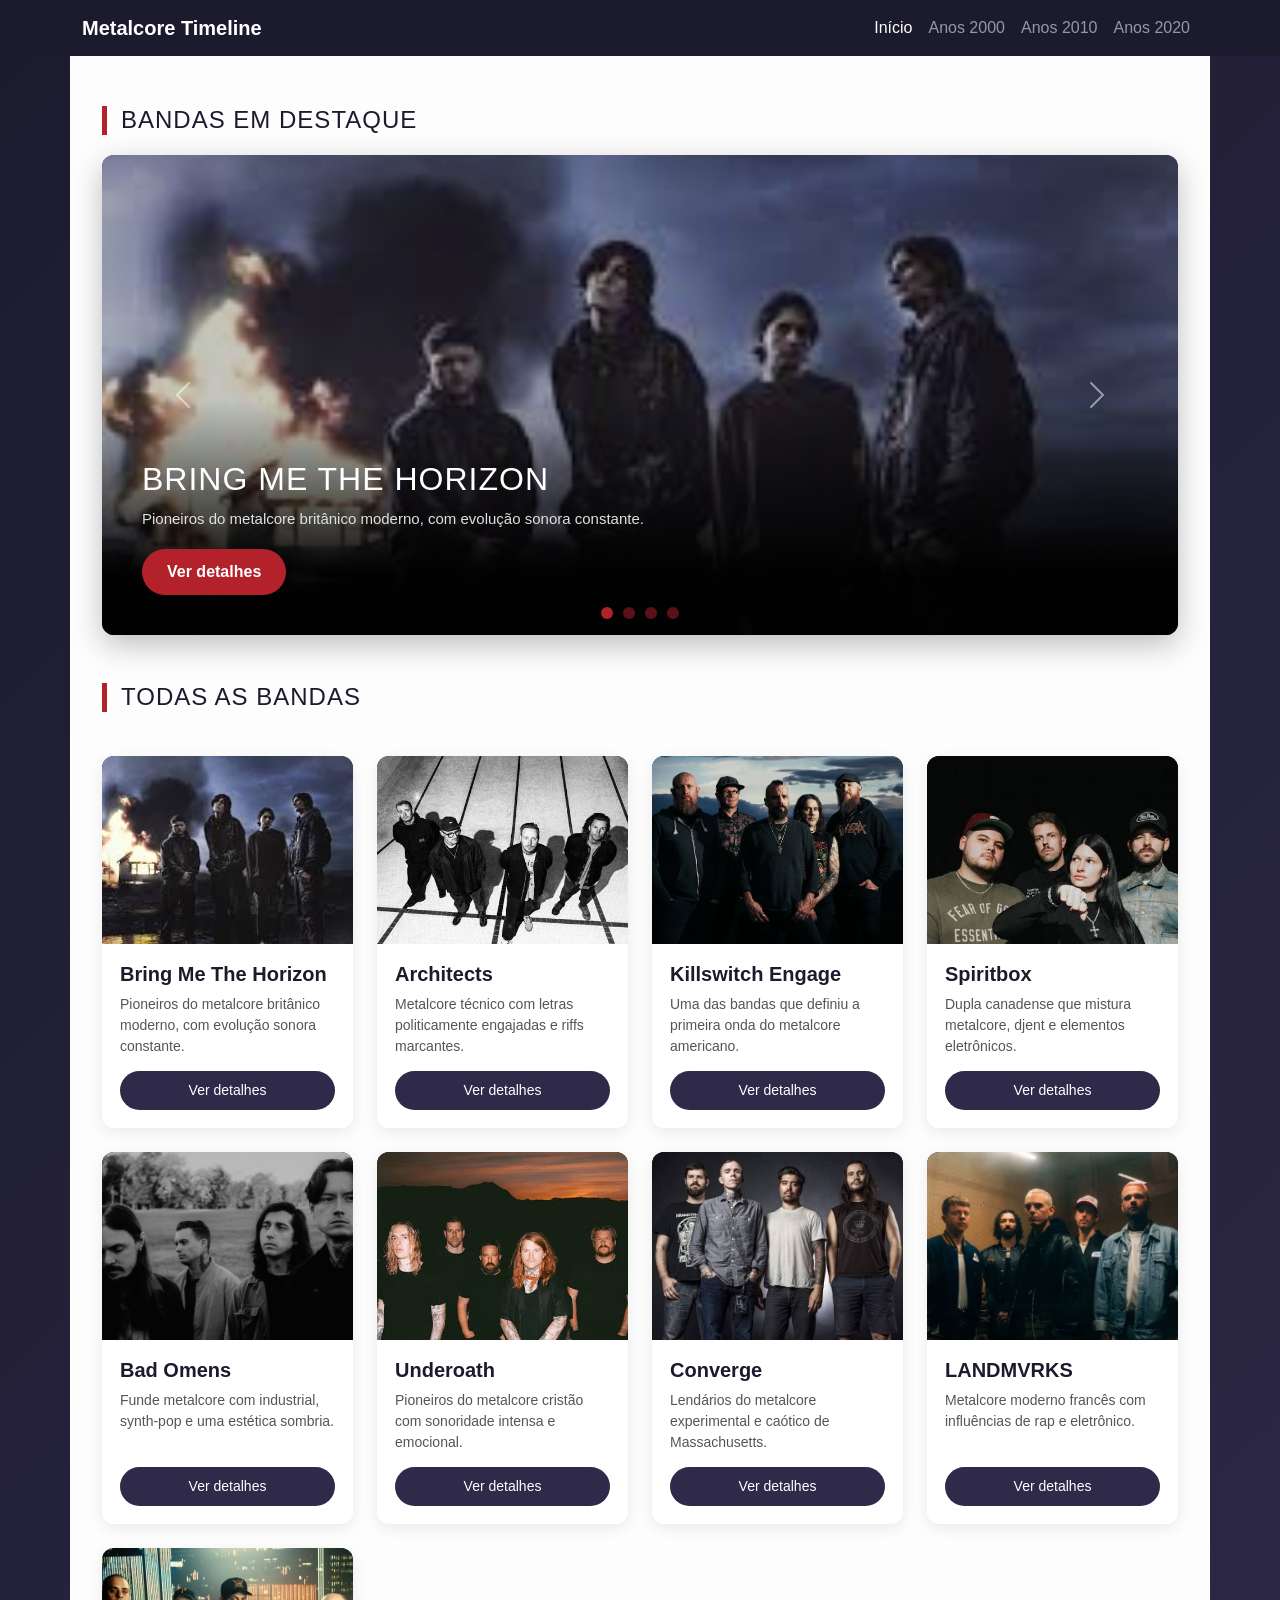
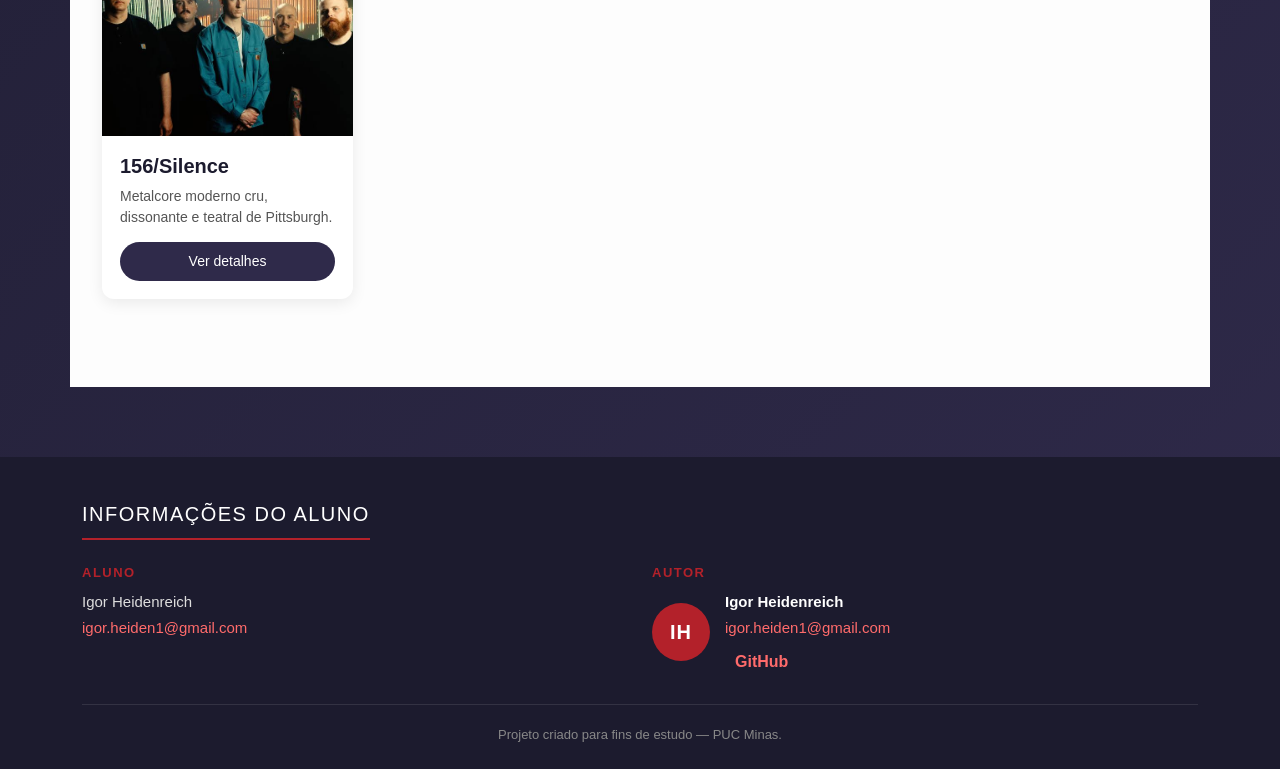
<file: public/index.html>
<!DOCTYPE html>
<html lang="pt-br">
<head>
  <meta charset="UTF-8">
  <meta name="viewport" content="width=device-width, initial-scale=1.0">
  <title>Metalcore Timeline — Bandas</title>

  <meta property="og:title" content="Metalcore Timeline">
  <meta property="og:description" content="As bandas que marcaram a história do metalcore.">
  <meta property="og:type" content="website">
  <meta property="og:image" content="mitch.png">

  <link href="https://cdn.jsdelivr.net/npm/bootstrap@5.3.3/dist/css/bootstrap.min.css" rel="stylesheet">
  <link rel="stylesheet" href="style.css">
</head>
<body>

  <header>
    <nav class="navbar navbar-expand-md navbar-dark navbar-metalcore sticky-top">
      <div class="container">
        <a class="navbar-brand logo" href="index.html">Metalcore Timeline</a>

        <button class="navbar-toggler" type="button" data-bs-toggle="collapse" data-bs-target="#navMenu"
                aria-controls="navMenu" aria-expanded="false" aria-label="Alternar navegação">
          <span class="navbar-toggler-icon"></span>
        </button>

        <div class="collapse navbar-collapse" id="navMenu">
          <ul class="navbar-nav ms-auto">
            <li class="nav-item"><a class="nav-link active" href="index.html">Início</a></li>
            <li class="nav-item"><a class="nav-link" href="anos-2000.html">Anos 2000</a></li>
            <li class="nav-item"><a class="nav-link" href="anos-2010.html">Anos 2010</a></li>
            <li class="nav-item"><a class="nav-link" href="anos-2020.html">Anos 2020</a></li>
          </ul>
        </div>
      </div>
    </nav>
  </header>

  <main class="conteudo-principal">
    <div class="container">

      <section id="destaques" class="secao-destaques mb-5">
        <h2 class="secao-titulo">Bandas em Destaque</h2>

        <div id="sliderDestaques" class="carousel slide" data-bs-ride="carousel">
          <div class="carousel-indicators"></div>
          <div class="carousel-inner"></div>

          <button class="carousel-control-prev" type="button" data-bs-target="#sliderDestaques" data-bs-slide="prev">
            <span class="carousel-control-prev-icon" aria-hidden="true"></span>
            <span class="visually-hidden">Anterior</span>
          </button>
          <button class="carousel-control-next" type="button" data-bs-target="#sliderDestaques" data-bs-slide="next">
            <span class="carousel-control-next-icon" aria-hidden="true"></span>
            <span class="visually-hidden">Próximo</span>
          </button>
        </div>
      </section>

      <section id="bandas" class="secao-bandas mb-5">
        <h2 class="secao-titulo">Todas as Bandas</h2>
        <div class="row g-4 mt-1" id="listaBandas"></div>
      </section>

    </div>
  </main>

  <footer class="rodape" id="contato">
    <div class="container">
      <h3 class="rodape-titulo">Informações do Aluno</h3>
      <div class="row g-4">

        <div class="col-12 col-md-6 rodape-aluno">
          <h4>Aluno</h4>
          <p>Igor Heidenreich</p>
          <p><a href="mailto:igor.heiden1@gmail.com">igor.heiden1@gmail.com</a></p>
        </div>

        <div class="col-12 col-md-6 rodape-autor">
          <h4>Autor</h4>
          <div class="autor-info">
            <div class="autor-avatar" aria-hidden="true">IH</div>
            <div>
              <p class="autor-nome">Igor Heidenreich</p>
              <p class="autor-email"><a href="mailto:igor.heiden1@gmail.com">igor.heiden1@gmail.com</a></p>
              <div class="rodape-links">
                <a href="https://github.com/IgorHeidenreich" target="_blank" rel="noopener">GitHub</a>
              </div>
            </div>
          </div>
        </div>

      </div>
      <p class="rodape-creditos">Projeto criado para fins de estudo — PUC Minas.</p>
    </div>
  </footer>

  <script src="https://cdn.jsdelivr.net/npm/bootstrap@5.3.3/dist/js/bootstrap.bundle.min.js"></script>
  <script src="app.js"></script>
</body>
</html>
</file>
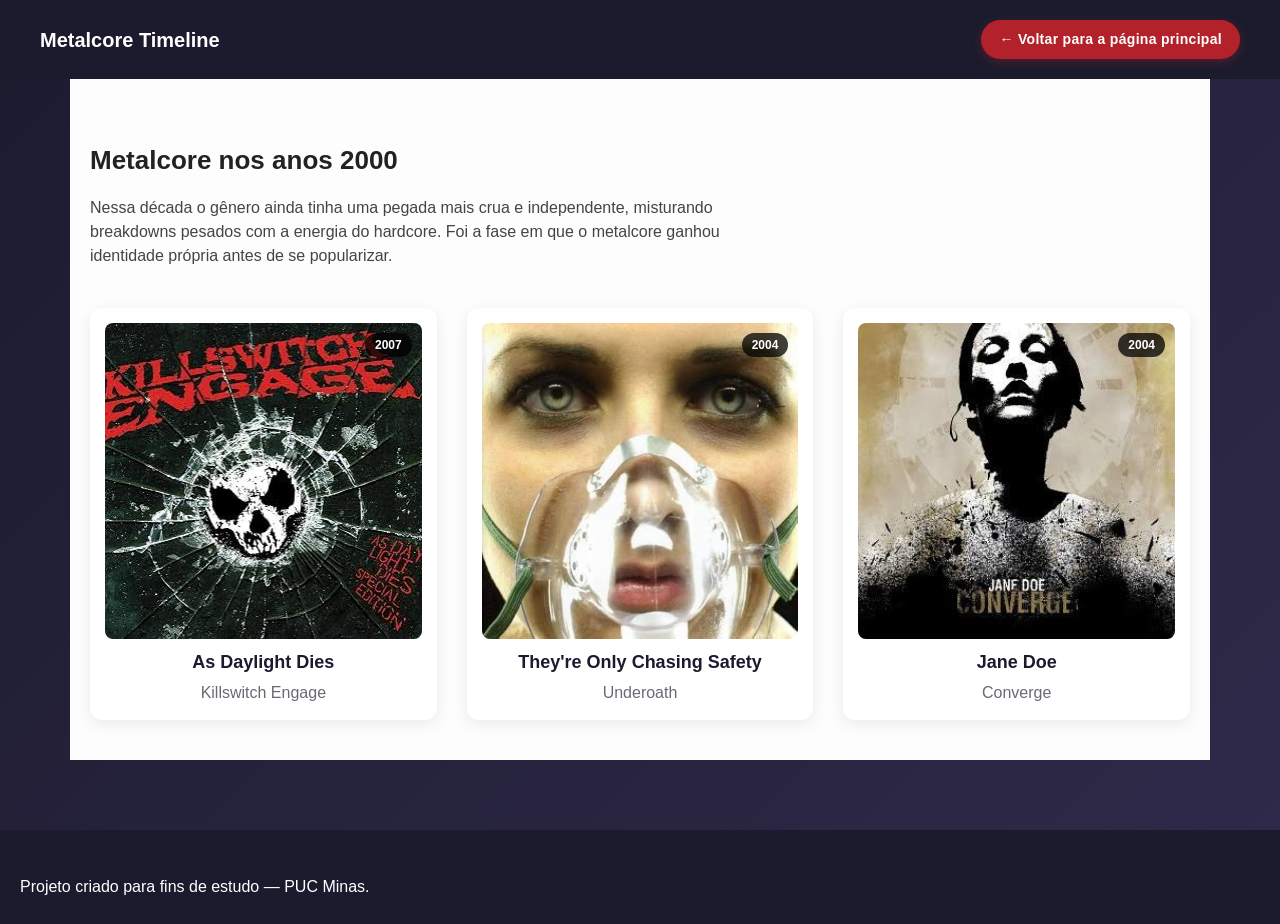
<file: public/anos-2000.html>
<!DOCTYPE html>
<html lang="pt-br">
<head>
  <meta charset="UTF-8">
  <meta name="viewport" content="width=device-width, initial-scale=1.0">
  <title>Anos 2000 — Metalcore Timeline</title>
  <link rel="stylesheet" href="style.css">
</head>
<body>

  <header class="cabecalho">
    <p class="logo">Metalcore Timeline</p>
    <a href="index.html" class="botao-voltar" aria-label="Voltar para a página principal">← Voltar para a página principal</a>
  </header>

  <main class="conteudo-principal">

    <section class="intro-era">
      <h1>Metalcore nos anos 2000</h1>
      <p>Nessa década o gênero ainda tinha uma pegada mais crua e independente, misturando breakdowns pesados com a energia do hardcore. Foi a fase em que o metalcore ganhou identidade própria antes de se popularizar.</p>
    </section>

    <section class="secao-albuns">

      <article class="album-card">
        <img class="capa" src="as-daylight-dies.png" alt="Capa do álbum As Daylight Dies">
        <span class="selo-ano">2007</span>
        <h3>As Daylight Dies</h3>
        <p>Killswitch Engage</p>
      </article>

      <article class="album-card">
        <img class="capa" src="under.png" alt="Capa do álbum They're Only Chasing Safety">
        <span class="selo-ano">2004</span>
        <h3>They're Only Chasing Safety</h3>
        <p>Underoath</p>
      </article>

      <article class="album-card">
        <img class="capa" src="Jane.png" alt="Capa do álbum Jane Doe">
        <span class="selo-ano">2004</span>
        <h3>Jane Doe</h3>
        <p>Converge</p>
      </article>

    </section>

  </main>

  <footer class="rodape">
    <p>Projeto criado para fins de estudo — PUC Minas.</p>
  </footer>

</body>
</html>
</file>
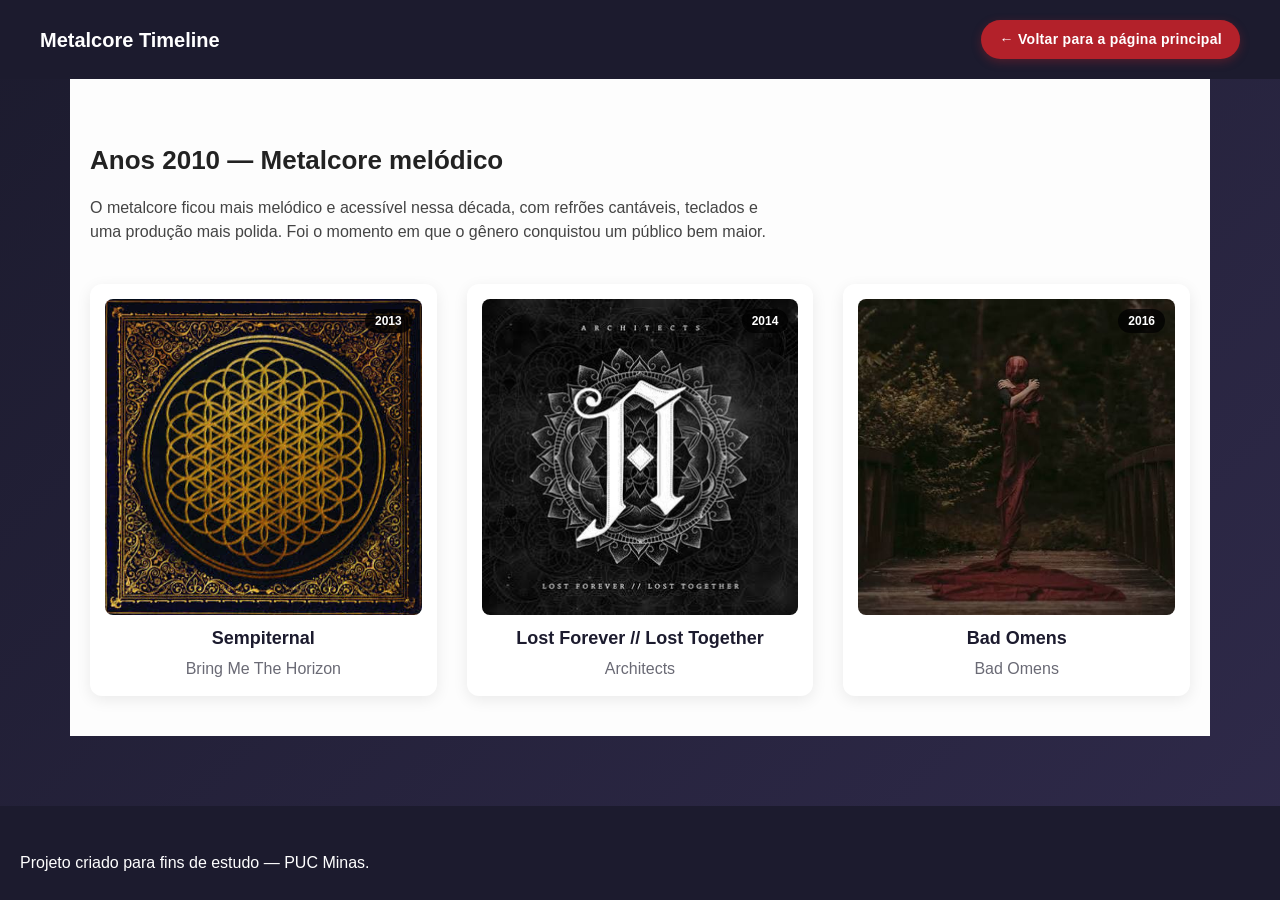
<file: public/anos-2010.html>
<!DOCTYPE html>
<html lang="pt-br">
<head>
  <meta charset="UTF-8">
  <meta name="viewport" content="width=device-width, initial-scale=1.0">
  <title>Anos 2010 — Metalcore Timeline</title>
  <link rel="stylesheet" href="style.css">
</head>
<body>

  <header class="cabecalho">
    <p class="logo">Metalcore Timeline</p>
    <a href="index.html" class="botao-voltar" aria-label="Voltar para a página principal">← Voltar para a página principal</a>
  </header>

  <main class="conteudo-principal">

    <section class="intro-era">
      <h1>Anos 2010 — Metalcore melódico</h1>
      <p>O metalcore ficou mais melódico e acessível nessa década, com refrões cantáveis, teclados e uma produção mais polida. Foi o momento em que o gênero conquistou um público bem maior.</p>
    </section>

    <section class="secao-albuns">

      <article class="album-card">
        <img class="capa" src="sempiternal.png" alt="Capa do álbum Sempiternal">
        <span class="selo-ano">2013</span>
        <h3>Sempiternal</h3>
        <p>Bring Me The Horizon</p>
      </article>

      <article class="album-card">
        <img class="capa" src="lost-forever-lost-together.png" alt="Capa do álbum Lost Forever // Lost Together">
        <span class="selo-ano">2014</span>
        <h3>Lost Forever // Lost Together</h3>
        <p>Architects</p>
      </article>

      <article class="album-card">
        <img class="capa" src="bad-omens.png" alt="Capa do álbum Bad Omens">
        <span class="selo-ano">2016</span>
        <h3>Bad Omens</h3>
        <p>Bad Omens</p>
      </article>

    </section>

  </main>

  <footer class="rodape">
    <p>Projeto criado para fins de estudo — PUC Minas.</p>
  </footer>

</body>
</html>
</file>
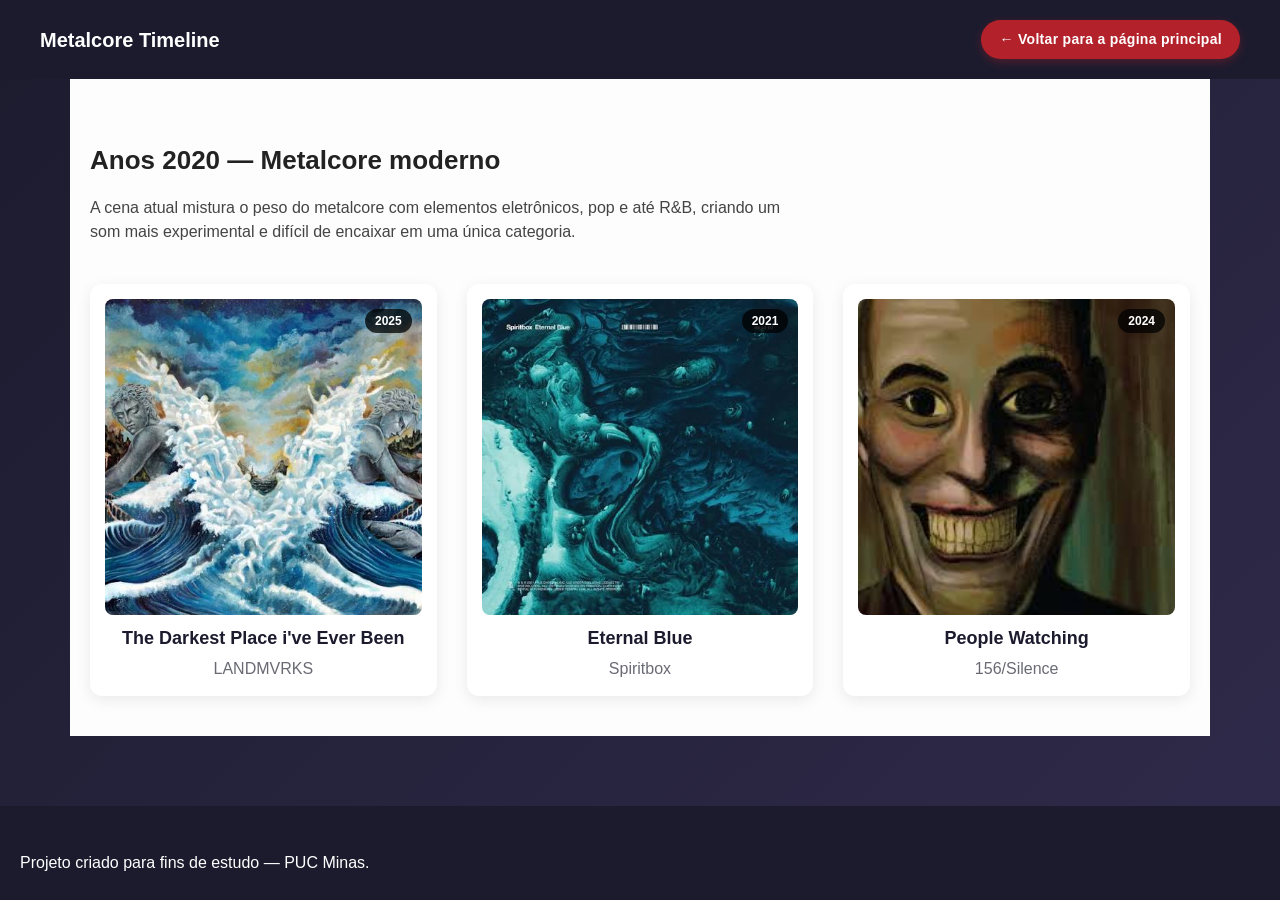
<file: public/anos-2020.html>
<!DOCTYPE html>
<html lang="pt-br">
<head>
  <meta charset="UTF-8">
  <meta name="viewport" content="width=device-width, initial-scale=1.0">
  <title>Anos 2020 — Metalcore Timeline</title>
  <link rel="stylesheet" href="style.css">
</head>
<body>

  <header class="cabecalho">
    <p class="logo">Metalcore Timeline</p>
    <a href="index.html" class="botao-voltar" aria-label="Voltar para a página principal">← Voltar para a página principal</a>
  </header>

  <main class="conteudo-principal">

    <section class="intro-era">
      <h1>Anos 2020 — Metalcore moderno</h1>
      <p>A cena atual mistura o peso do metalcore com elementos eletrônicos, pop e até R&B, criando um som mais experimental e difícil de encaixar em uma única categoria.</p>
    </section>

    <section class="secao-albuns">

      <article class="album-card">
        <img class="capa" src="place.png" alt="The Darkest Place i've Ever Been">
        <span class="selo-ano">2025</span>
        <h3>The Darkest Place i've Ever Been</h3>
        <p>LANDMVRKS</p>
      </article>

      <article class="album-card">
        <img class="capa" src="blue.png" alt="Capa do álbum Eternal Blue">
        <span class="selo-ano">2021</span>
        <h3>Eternal Blue</h3>
        <p>Spiritbox</p>
      </article>

      <article class="album-card">
        <img class="capa" src="vendo.png" alt="Capa do álbum People Watching">
        <span class="selo-ano">2024</span>
        <h3>People Watching</h3>
        <p>156/Silence</p>
      </article>

    </section>

  </main>

  <footer class="rodape">
    <p>Projeto criado para fins de estudo — PUC Minas.</p>
  </footer>

</body>
</html>
</file>
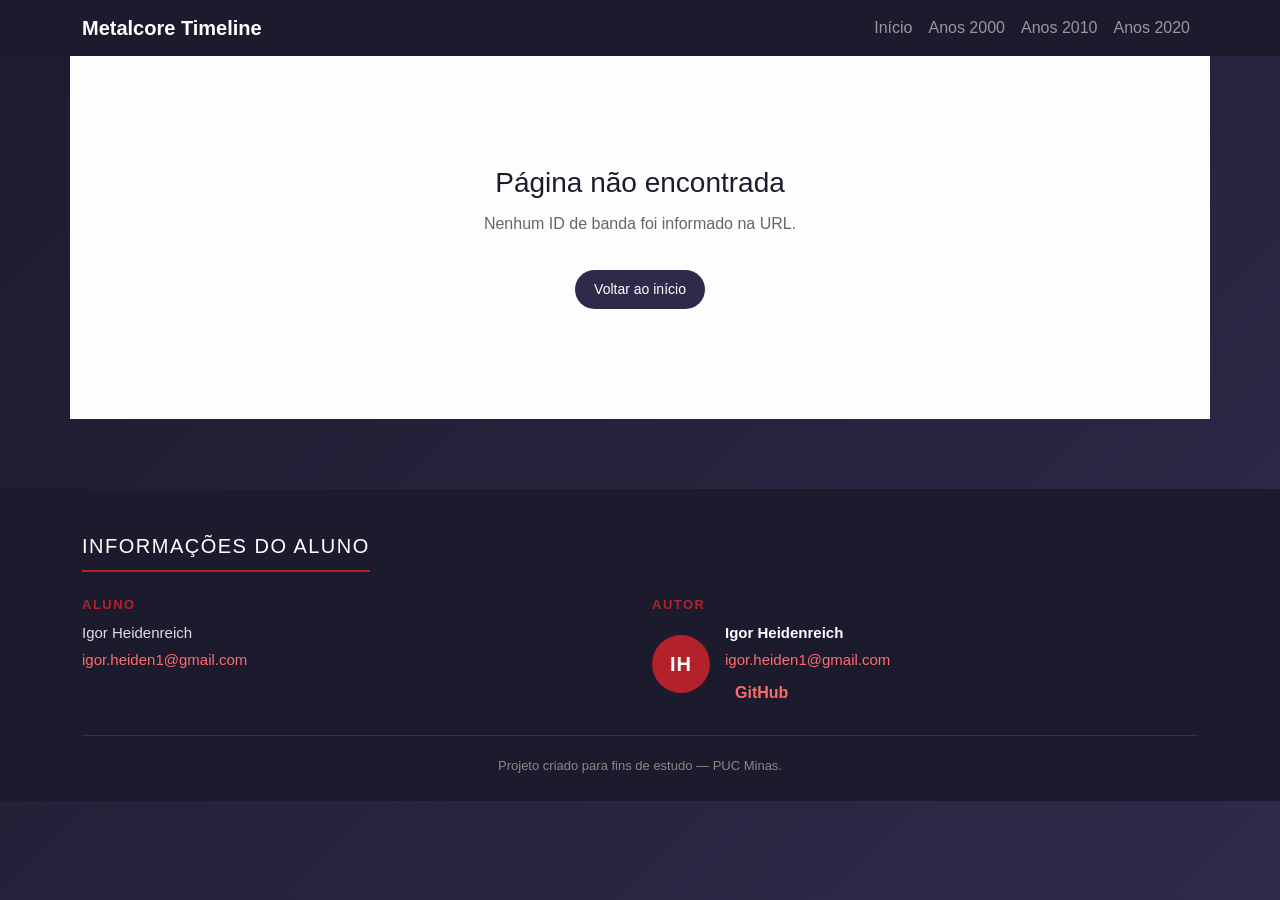
<file: public/detalhes.html>
<!DOCTYPE html>
<html lang="pt-br">
<head>
  <meta charset="UTF-8">
  <meta name="viewport" content="width=device-width, initial-scale=1.0">
  <title>Detalhes da Banda — Metalcore Timeline</title>

  <link href="https://cdn.jsdelivr.net/npm/bootstrap@5.3.3/dist/css/bootstrap.min.css" rel="stylesheet">
  <link rel="stylesheet" href="style.css">
</head>
<body>

  <header>
    <nav class="navbar navbar-expand-md navbar-dark navbar-metalcore sticky-top">
      <div class="container">
        <a class="navbar-brand logo" href="index.html">Metalcore Timeline</a>

        <button class="navbar-toggler" type="button" data-bs-toggle="collapse" data-bs-target="#navMenu"
                aria-controls="navMenu" aria-expanded="false" aria-label="Alternar navegação">
          <span class="navbar-toggler-icon"></span>
        </button>

        <div class="collapse navbar-collapse" id="navMenu">
          <ul class="navbar-nav ms-auto">
            <li class="nav-item"><a class="nav-link" href="index.html">Início</a></li>
            <li class="nav-item"><a class="nav-link" href="anos-2000.html">Anos 2000</a></li>
            <li class="nav-item"><a class="nav-link" href="anos-2010.html">Anos 2010</a></li>
            <li class="nav-item"><a class="nav-link" href="anos-2020.html">Anos 2020</a></li>
          </ul>
        </div>
      </div>
    </nav>
  </header>

  <main class="conteudo-principal">
    <div class="container">
      <div id="detalhesBanda"></div>
    </div>
  </main>

  <footer class="rodape" id="contato">
    <div class="container">
      <h3 class="rodape-titulo">Informações do Aluno</h3>
      <div class="row g-4">
        <div class="col-12 col-md-6 rodape-aluno">
          <h4>Aluno</h4>
          <p>Igor Heidenreich</p>
          <p><a href="mailto:igor.heiden1@gmail.com">igor.heiden1@gmail.com</a></p>
        </div>
        <div class="col-12 col-md-6 rodape-autor">
          <h4>Autor</h4>
          <div class="autor-info">
            <div class="autor-avatar" aria-hidden="true">IH</div>
            <div>
              <p class="autor-nome">Igor Heidenreich</p>
              <p class="autor-email"><a href="mailto:igor.heiden1@gmail.com">igor.heiden1@gmail.com</a></p>
              <div class="rodape-links">
                <a href="https://github.com/IgorHeidenreich" target="_blank" rel="noopener">GitHub</a>
              </div>
            </div>
          </div>
        </div>
      </div>
      <p class="rodape-creditos">Projeto criado para fins de estudo — PUC Minas.</p>
    </div>
  </footer>

  <script src="https://cdn.jsdelivr.net/npm/bootstrap@5.3.3/dist/js/bootstrap.bundle.min.js"></script>
  <script src="app.js"></script>
</body>
</html>
</file>
<file: public/style.css>
* { box-sizing: border-box; }

body {
  margin: 0;
  font-family: 'Segoe UI', Arial, sans-serif;
  color: #222;
  line-height: 1.5;
  background: linear-gradient(135deg, #1c1b2e, #2f2a4a);
  min-height: 100vh;
}

.cabecalho {
  display: flex;
  justify-content: space-between;
  align-items: center;
  flex-wrap: wrap;
  gap: 15px;
  background-color: #1c1b2e;
  color: white;
  padding: 20px 40px;
  position: sticky;
  top: 0;
  z-index: 10;
}

.cabecalho .logo { margin: 0; font-size: 20px; font-weight: bold; }

.navbar-metalcore { background-color: #1c1b2e; }
.navbar-metalcore .navbar-brand { font-weight: bold; }

.menu ul { display: flex; gap: 25px; list-style: none; margin: 0; padding: 0; }
.menu ul li a { color: white; text-decoration: none; font-weight: 500; }
.menu ul li a:hover { text-decoration: underline; }

.conteudo-principal {
  max-width: 1140px;
  margin: 0 auto;
  padding: 40px 20px;
  background-color: #fdfdfd;
}

.intro-era { margin-bottom: 40px; }
.intro-era h1 { font-size: 26px; margin-bottom: 10px; }
.intro-era p { color: #444; max-width: 700px; }

.imagem-hero { object-fit: cover; }
.hero-texto h1 { margin-top: 0; font-size: 28px; }

.secao-busca { background-color: #f2f2f5; padding: 25px; border-radius: 12px; }
.botao-busca { background-color: #2f2a4a; color: white; font-weight: bold; }
.botao-busca:hover { background-color: #463d73; color: white; }

.secao-albuns {
  display: grid;
  grid-template-columns: repeat(3, 1fr);
  gap: 30px;
  margin-top: 20px;
}

.album-card, .era-card {
  background-color: white;
  padding: 15px;
  border-radius: 12px;
  box-shadow: 0 4px 15px rgba(0, 0, 0, 0.08);
  text-align: center;
  position: relative;
}

.capa, .era-card img {
  width: 100%;
  aspect-ratio: 1 / 1;
  object-fit: cover;
  border-radius: 8px;
  margin-bottom: 10px;
  display: block;
}

.album-card .selo-ano {
  position: absolute;
  top: 25px; right: 25px;
  background-color: rgba(0, 0, 0, 0.75);
  color: white;
  padding: 3px 10px;
  border-radius: 12px;
  font-size: 12px;
  font-weight: bold;
}

.album-card h3, .era-card h3 { margin: 5px 0; font-size: 18px; color: #1c1b2e; }
.album-card h3 + p { color: #6a6a75; margin: 0; }

.botao-era {
  display: inline-block;
  margin-top: 10px;
  padding: 8px 18px;
  background-color: #2f2a4a;
  color: white;
  border-radius: 20px;
  text-decoration: none;
  font-size: 14px;
}
.botao-era:hover { background-color: #463d73; color: #fff; }

.rodape { background-color: #1c1b2e; color: white; text-align: center; padding: 20px; margin-top: 60px; }
.rodape p { margin: 0; }
.rodape-links { margin-top: 10px; }
.rodape-links a { color: white; text-decoration: none; margin: 0 10px; }
.rodape-links a:hover { text-decoration: underline; }

/* ===================== ADIÇÕES ===================== */

.secao-titulo {
  font-size: 24px;
  text-transform: uppercase;
  letter-spacing: 1px;
  color: #1c1b2e;
  margin: 0 0 20px;
  padding-left: 14px;
  border-left: 5px solid #b3212a;
}

.secao-destaques { margin-top: 10px; }

#sliderDestaques {
  border-radius: 12px;
  overflow: hidden;
  box-shadow: 0 10px 30px rgba(0, 0, 0, 0.25);
  background-color: #1c1b2e;
}

.slide-conteudo { position: relative; height: 480px; background-color: #1c1b2e; }
.slide-imagem { width: 100%; height: 100%; object-fit: cover; display: block; opacity: 0.75; }
.slide-texto {
  position: absolute;
  left: 0; right: 0; bottom: 0;
  padding: 60px 40px 40px;
  background: linear-gradient(to top, rgba(0, 0, 0, 0.95) 25%, transparent 100%);
  color: #fff;
}
.slide-nome { font-size: 32px; margin: 0 0 10px; color: #fff; text-transform: uppercase; letter-spacing: 1px; }
.slide-descricao { margin: 0 0 18px; max-width: 640px; color: #e0e0e0; font-size: 15px; line-height: 1.5; }

.botao-destaque {
  background-color: #b3212a;
  color: #fff;
  padding: 10px 24px;
  border-radius: 25px;
  text-decoration: none;
  font-weight: bold;
  display: inline-block;
  transition: background-color .2s, transform .2s;
}
.botao-destaque:hover { background-color: #e0303a; color: #fff; transform: translateY(-1px); }

#sliderDestaques .carousel-indicators [data-bs-target] {
  width: 12px; height: 12px;
  border-radius: 50%;
  background-color: #b3212a;
  border: none;
  margin: 0 5px;
  opacity: .5;
  transition: opacity .2s;
}
#sliderDestaques .carousel-indicators .active { opacity: 1; }

.banda-card {
  background-color: #fff;
  border-radius: 12px;
  overflow: hidden;
  box-shadow: 0 4px 15px rgba(0, 0, 0, 0.08);
  transition: transform .25s, box-shadow .25s;
  height: 100%;
}
.banda-card:hover { transform: translateY(-5px); box-shadow: 0 12px 28px rgba(0, 0, 0, 0.18); }
.banda-card .card-img-top { width: 100%; aspect-ratio: 1 / 1; object-fit: cover; background-color: #1c1b2e; }
.banda-card .card-body { padding: 18px; display: flex; flex-direction: column; }
.banda-card .card-title { color: #1c1b2e; margin-bottom: 8px; font-weight: 700; }
.banda-card .card-text { color: #555; font-size: 14px; line-height: 1.5; margin-bottom: 14px; }

.banda-hero {
  background-color: #f5f5f8;
  border-radius: 14px;
  padding: 30px;
  border-left: 6px solid #b3212a;
  margin-top: 10px;
}
.banda-imagem {
  width: 100%;
  aspect-ratio: 1 / 1;
  object-fit: cover;
  border-radius: 12px;
  background-color: #1c1b2e;
  box-shadow: 0 6px 20px rgba(0, 0, 0, 0.15);
}
.banda-tag {
  display: inline-block;
  background-color: #b3212a;
  color: #fff;
  padding: 5px 14px;
  border-radius: 15px;
  font-size: 11px;
  font-weight: bold;
  text-transform: uppercase;
  letter-spacing: 1px;
  margin-bottom: 12px;
}
.banda-nome {
  font-size: 38px;
  line-height: 1.1;
  color: #1c1b2e;
  margin: 0 0 14px;
  text-transform: uppercase;
  letter-spacing: 1px;
  font-weight: 800;
}
.banda-descricao { color: #444; margin-bottom: 22px; font-size: 16px; line-height: 1.55; }

.banda-info-grid { display: grid; grid-template-columns: repeat(2, 1fr); gap: 12px; }
.info-item {
  background-color: #fff;
  padding: 12px 16px;
  border-radius: 8px;
  border-left: 3px solid #b3212a;
  box-shadow: 0 2px 6px rgba(0, 0, 0, 0.05);
}
.info-item-full { grid-column: 1 / -1; }
.info-label {
  display: block;
  font-size: 11px;
  text-transform: uppercase;
  letter-spacing: 1px;
  color: #8a8a95;
  margin-bottom: 4px;
  font-weight: 600;
}
.info-valor { color: #1c1b2e; font-weight: 700; font-size: 15px; line-height: 1.4; }

.banda-historia { background-color: #f5f5f8; padding: 28px 30px; border-radius: 14px; }
.banda-historia h2 { color: #1c1b2e; margin: 0 0 14px; font-size: 22px; text-transform: uppercase; letter-spacing: 1px; }
.banda-historia p { color: #444; line-height: 1.7; margin: 0; font-size: 15px; }

.banda-albuns h2 {
  color: #1c1b2e;
  margin: 0 0 20px;
  font-size: 22px;
  text-transform: uppercase;
  letter-spacing: 1px;
  padding-left: 14px;
  border-left: 5px solid #b3212a;
}

.album-detalhe-card {
  background-color: #fff;
  border-radius: 12px;
  overflow: hidden;
  box-shadow: 0 4px 15px rgba(0, 0, 0, 0.08);
  transition: transform .25s, box-shadow .25s;
  height: 100%;
}
.album-detalhe-card:hover { transform: translateY(-4px); box-shadow: 0 10px 25px rgba(0, 0, 0, 0.15); }
.album-detalhe-card .card-img-top { width: 100%; aspect-ratio: 1 / 1; object-fit: cover; background-color: #1c1b2e; }
.album-detalhe-card .card-body { padding: 18px; }
.album-ano {
  display: inline-block;
  background-color: #1c1b2e;
  color: #fff;
  padding: 3px 12px;
  border-radius: 12px;
  font-size: 12px;
  font-weight: bold;
  margin-bottom: 10px;
}
.album-detalhe-card .card-title { color: #1c1b2e; margin: 0 0 8px; font-weight: 700; }
.album-detalhe-card .card-text { color: #555; font-size: 14px; line-height: 1.5; margin: 0; }

.erro-container { text-align: center; padding: 70px 20px; }
.erro-container h1 { color: #1c1b2e; margin-bottom: 12px; font-size: 28px; }
.erro-container p { color: #666; margin-bottom: 24px; }

.sem-albuns {
  color: #666;
  text-align: center;
  padding: 30px;
  background-color: #f5f5f8;
  border-radius: 10px;
  font-style: italic;
  margin: 0;
}

.rodape {
  background-color: #1c1b2e;
  color: #fff;
  padding: 45px 20px 25px;
  margin-top: 70px;
  text-align: left;
}
.rodape .container { max-width: 1140px; }
.rodape-titulo {
  font-size: 20px;
  margin: 0 0 25px;
  padding-bottom: 12px;
  border-bottom: 2px solid #b3212a;
  display: inline-block;
  text-transform: uppercase;
  letter-spacing: 1.5px;
  color: #fff;
}
.rodape h4 { color: #b3212a; font-size: 13px; text-transform: uppercase; letter-spacing: 1.5px; margin: 0 0 10px; font-weight: 700; }
.rodape-aluno p, .rodape-autor p { margin: 0 0 4px; color: #ddd; font-size: 15px; }

.autor-info { display: flex; align-items: center; gap: 15px; }
.autor-avatar {
  width: 58px; height: 58px;
  border-radius: 50%;
  background-color: #b3212a;
  display: flex;
  align-items: center;
  justify-content: center;
  font-weight: 800;
  font-size: 20px;
  color: #fff;
  flex-shrink: 0;
  letter-spacing: 1px;
}
.autor-nome { font-weight: 700; color: #fff !important; }

.rodape a { color: #ff6b6b; text-decoration: none; }
.rodape a:hover { text-decoration: underline; color: #ff8888; }
.rodape-links a { display: inline-block; margin-right: 12px; font-weight: 600; }

.rodape-creditos {
  text-align: center;
  margin-top: 30px !important;
  padding-top: 20px;
  border-top: 1px solid rgba(255, 255, 255, 0.1);
  color: #888 !important;
  font-size: 13px !important;
}

/* ===================== RESPONSIVIDADE ===================== */
@media (max-width: 900px) {
  .secao-albuns { grid-template-columns: repeat(2, 1fr); }
  .slide-conteudo { height: 400px; }
  .banda-nome { font-size: 30px; }
}

@media (max-width: 768px) {
  .slide-conteudo { height: 380px; }
  .slide-texto { padding: 45px 22px 25px; }
  .slide-nome { font-size: 22px; }
  .slide-descricao { font-size: 14px; margin-bottom: 14px; }
  .botao-destaque { padding: 8px 20px; font-size: 14px; }

  .banda-hero { padding: 22px; }
  .banda-nome { font-size: 26px; }
  .banda-info-grid { grid-template-columns: 1fr; }
  .banda-historia { padding: 22px; }
  .banda-historia h2,
  .banda-albuns h2 { font-size: 19px; }

  .rodape { padding: 35px 15px 20px; text-align: center; }
  .autor-info { justify-content: center; }
  .rodape-titulo { display: block; text-align: center; }
}

@media (max-width: 600px) {
  .cabecalho { flex-direction: column; text-align: center; }
  .menu ul { flex-wrap: wrap; justify-content: center; gap: 15px; }
  .secao-albuns { grid-template-columns: 1fr; }
  .conteudo-principal { padding: 25px 15px; }
  .secao-titulo { font-size: 19px; }
}

@media (max-width: 480px) {
  .slide-conteudo { height: 320px; }
  .slide-nome { font-size: 18px; }
  .slide-descricao { font-size: 13px; }
  .banda-nome { font-size: 22px; }
  .banda-descricao { font-size: 14px; }
  .info-valor { font-size: 14px; }
}

/* =========================================================
   ADIÇÕES — Blocos de Biografia, Estilo e Principais Álbuns
   ========================================================= */

/* Cabeçalho padronizado dos blocos textuais (Biografia / Estilo / Álbuns) */
.bloco-header {
  display: flex;
  align-items: center;
  gap: 12px;
  margin-bottom: 18px;
}

.bloco-header::before {
  content: "";
  display: inline-block;
  width: 6px;
  height: 26px;
  background-color: #b3212a;
  border-radius: 3px;
}

.bloco-header h2 {
  margin: 0;
  font-size: 22px;
  text-transform: uppercase;
  letter-spacing: 1.2px;
  color: #1c1b2e;
  font-weight: 800;
}

/* --- Bloco Biografia --- */
.banda-biografia {
  background-color: #f5f5f8;
  border-radius: 14px;
  padding: 32px 34px;
  border-left: 6px solid #1c1b2e;
  box-shadow: 0 4px 15px rgba(0, 0, 0, 0.05);
}

.banda-biografia p {
  color: #333;
  font-size: 15.5px;
  line-height: 1.85;
  margin: 0;
  text-align: justify;
  hyphens: auto;
}

/* --- Bloco Estilo Sonoro --- */
.banda-estilo {
  background-color: #1c1b2e;
  color: #e6e6ee;
  border-radius: 14px;
  padding: 32px 34px;
  border-left: 6px solid #b3212a;
  box-shadow: 0 6px 20px rgba(0, 0, 0, 0.18);
}

.banda-estilo .bloco-header h2 {
  color: #fff;
}

.banda-estilo p {
  color: #dcdce6;
  font-size: 15.5px;
  line-height: 1.85;
  margin: 0;
  text-align: justify;
  hyphens: auto;
}

/* --- Bloco Principais Álbuns --- */
.banda-albuns {
  margin-top: 10px;
}

.banda-albuns .bloco-header {
  margin-bottom: 22px;
}

/* Responsividade dos blocos textuais */
@media (max-width: 768px) {
  .banda-biografia,
  .banda-estilo {
    padding: 22px 20px;
  }

  .banda-biografia p,
  .banda-estilo p {
    font-size: 14.5px;
    line-height: 1.75;
    text-align: left;
    hyphens: none;
  }

  .bloco-header h2 { font-size: 18px; }
  .bloco-header::before { height: 22px; }
}

@media (max-width: 480px) {
  .banda-biografia,
  .banda-estilo {
    padding: 18px 16px;
    border-left-width: 4px;
  }

  .banda-biografia p,
  .banda-estilo p {
    font-size: 14px;
    line-height: 1.7;
  }

  .bloco-header h2 { font-size: 16px; }
}

/* =========================================================
   AJUSTES INCREMENTAIS
   1) Botão "Voltar para a página principal"
   2) Enquadramento das fotos de banda (cards, slider, detalhes)
   ========================================================= */

/* ---------- 1) Botão de voltar nas páginas de época ---------- */
.botao-voltar {
  display: inline-flex;
  align-items: center;
  gap: 6px;
  padding: 9px 18px;
  background-color: #b3212a;
  color: #fff;
  text-decoration: none;
  border-radius: 22px;
  font-size: 14px;
  font-weight: 600;
  letter-spacing: .3px;
  white-space: nowrap;
  transition: background-color .2s, transform .2s, box-shadow .2s;
  box-shadow: 0 3px 10px rgba(179, 33, 42, 0.35);
}

.botao-voltar:hover,
.botao-voltar:focus-visible {
  background-color: #e0303a;
  color: #fff;
  transform: translateY(-1px);
  box-shadow: 0 5px 14px rgba(179, 33, 42, 0.5);
  outline: none;
}

.botao-voltar:active {
  transform: translateY(0);
}

/* ---------- 2) Enquadramento das fotos de banda ---------- */

/* Slider — as fotos panorâmicas das bandas não devem ser cortadas
   nos lados; ancoramos o foco um pouco acima do centro para
   preservar rostos/troncos. */
.slide-imagem {
  object-position: center 25%;
}

/* Cards da home — proporção 4:3 mostra a banda inteira em vez de
   cortar as laterais do grupo (antes era 1:1). */
.banda-card .card-img-top {
  aspect-ratio: 4 / 3;
  object-fit: cover;
  object-position: center 20%;
  background-color: #1c1b2e;
}

/* Página de detalhes — usar `contain` para exibir a foto COMPLETA
   da banda (sem cortes). O fundo escuro da paleta preenche as
   eventuais sobras, mantendo a identidade visual coesa. */
.banda-imagem {
  width: 100%;
  aspect-ratio: 4 / 3;
  object-fit: contain;
  object-position: center;
  background-color: #1c1b2e;
  border-radius: 12px;
  box-shadow: 0 6px 20px rgba(0, 0, 0, 0.15);
}

/* Capas de álbum continuam quadradas e com `cover` — é o formato
   natural das capas. Reforçamos aqui só para deixar explícito que
   não foram alteradas. (Nenhuma mudança de comportamento.) */
.capa,
.era-card img,
.album-detalhe-card .card-img-top {
  object-position: center;
}

/* ---------- Responsividade desses ajustes ---------- */
@media (max-width: 900px) {
  .banda-imagem {
    aspect-ratio: 16 / 10;
    object-position: center 30%;
  }
}

@media (max-width: 768px) {
  .slide-imagem {
    object-position: center 20%;
  }

  .banda-card .card-img-top {
    aspect-ratio: 16 / 10;
    object-position: center 20%;
  }

  .banda-imagem {
    aspect-ratio: 16 / 10;
    object-position: center 25%;
  }
}

@media (max-width: 600px) {
  .cabecalho {
    padding: 16px 20px;
  }

  .botao-voltar {
    padding: 8px 14px;
    font-size: 13px;
  }
}

@media (max-width: 480px) {
  .slide-imagem {
    object-position: center 20%;
  }

  .banda-card .card-img-top,
  .banda-imagem {
    aspect-ratio: 4 / 3;
    object-position: center 20%;
  }
}
</file>
